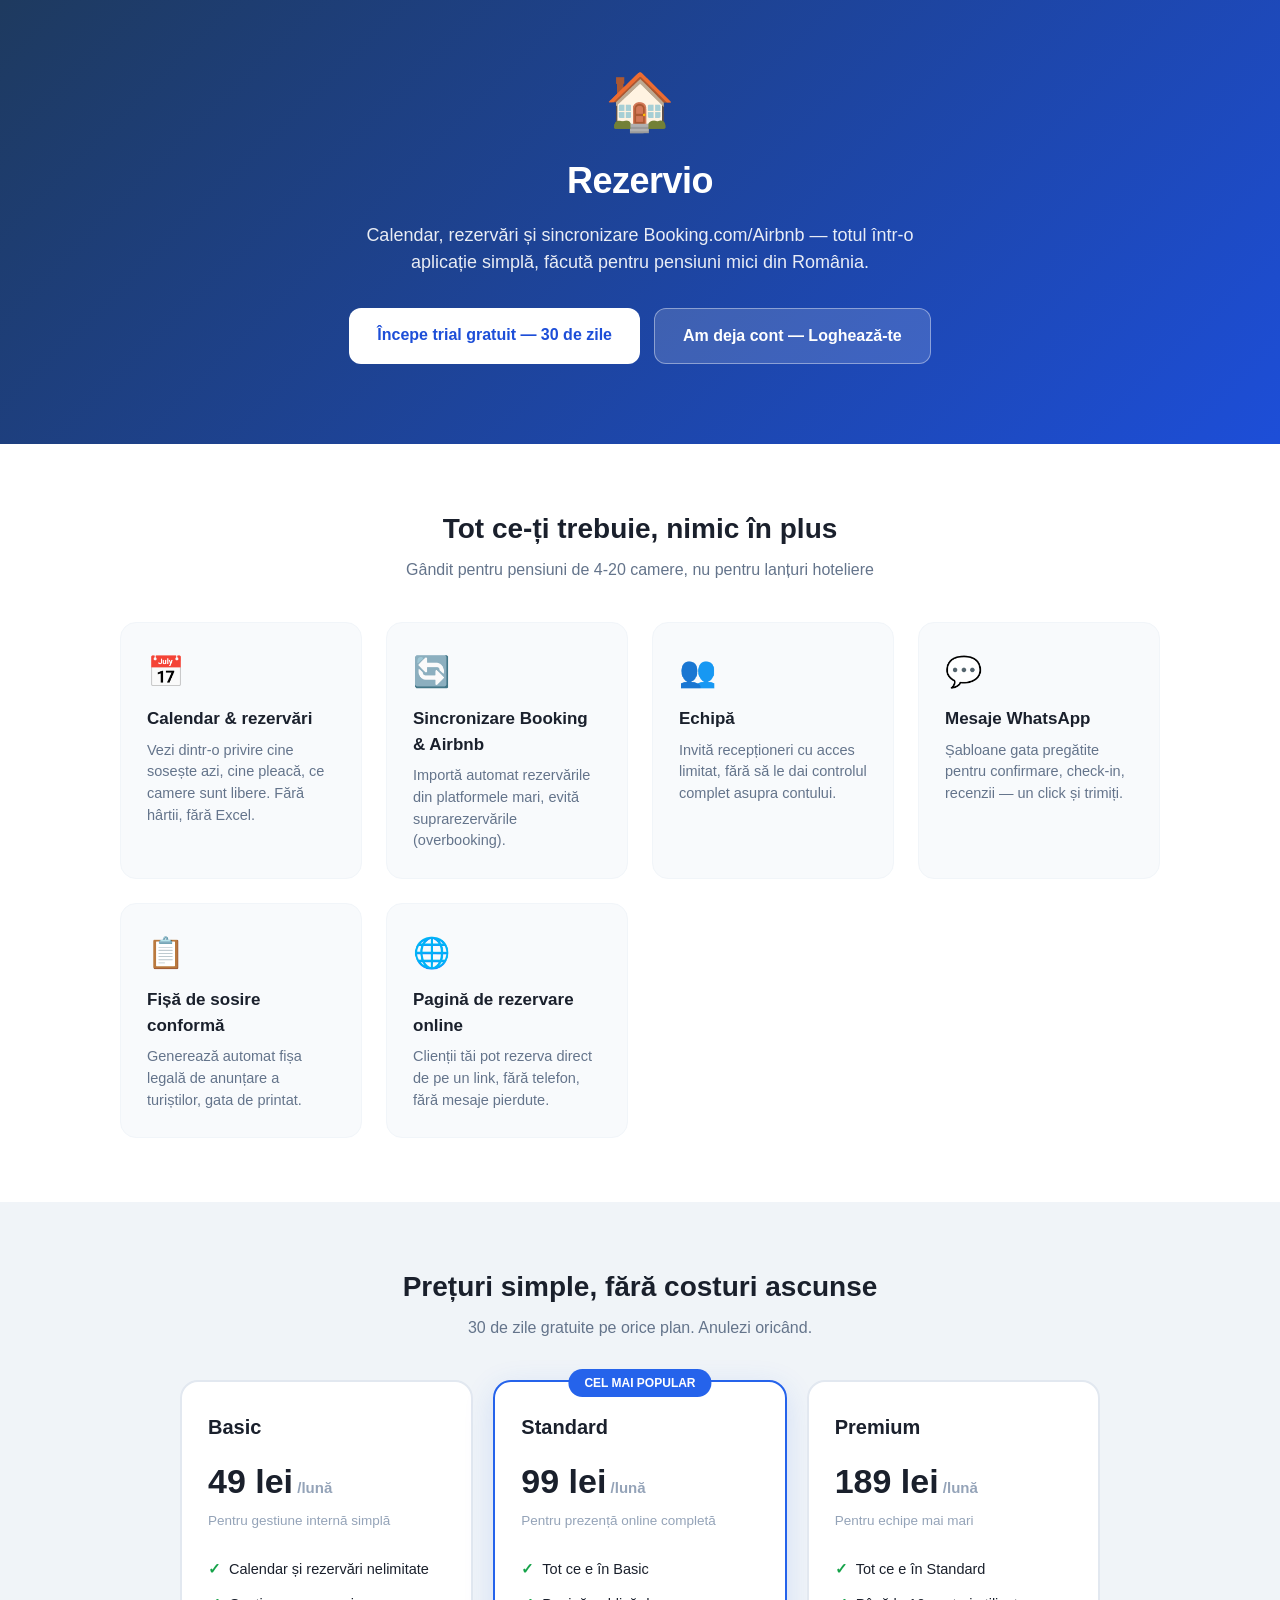
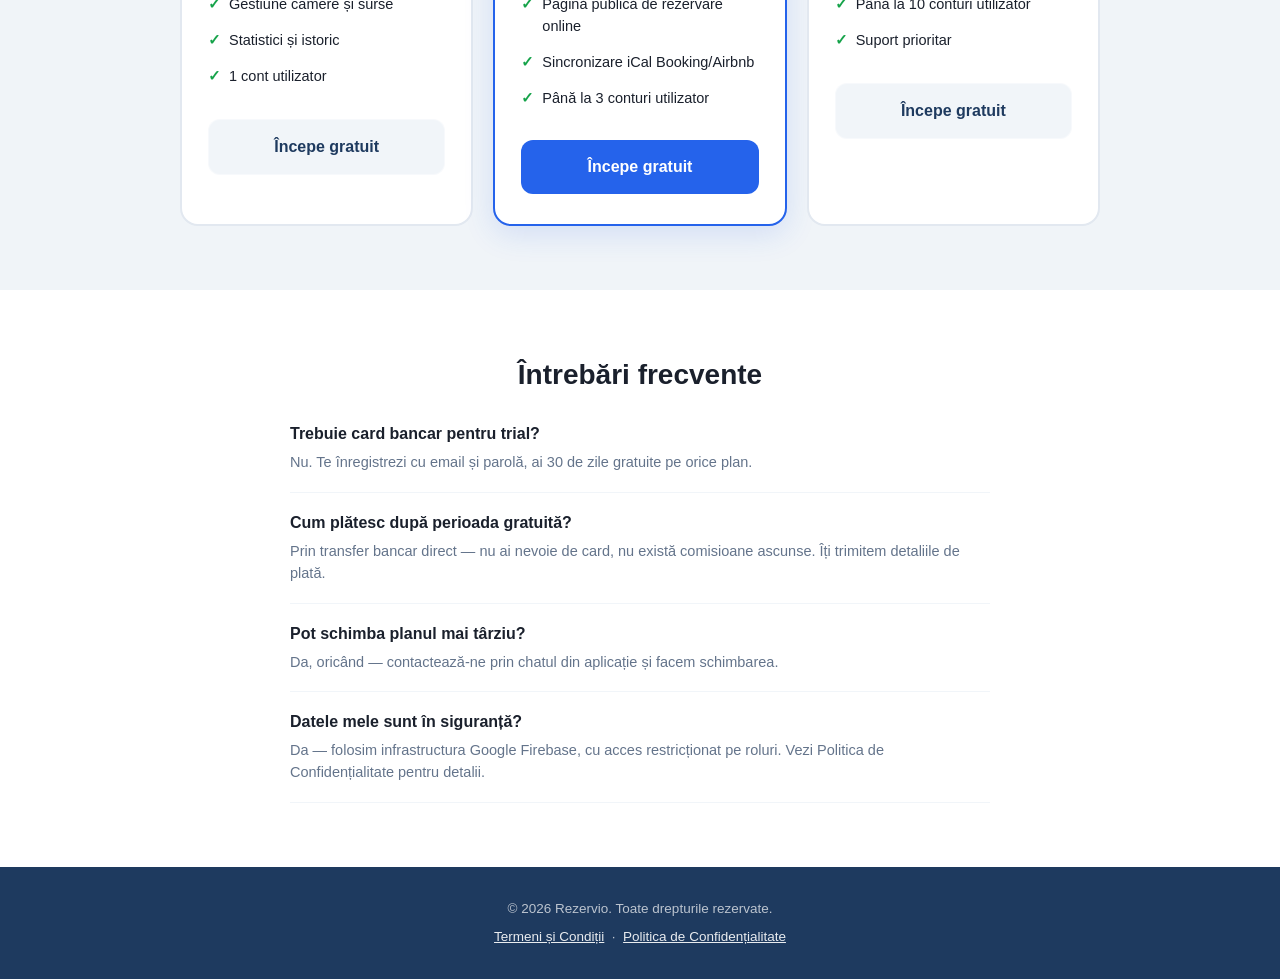
<file: index.html>
<!DOCTYPE html>
<html lang="ro">
<head>
  <meta charset="UTF-8">
  <meta name="viewport" content="width=device-width, initial-scale=1.0">
  <title>Rezervio — Gestiune rezervări pentru pensiuni mici</title>
  <meta name="description" content="Calendar, rezervări, sincronizare Booking.com și Airbnb — totul într-o aplicație simplă, făcută pentru pensiuni mici din România.">
  <link rel="icon" href="data:image/svg+xml,<svg xmlns='http://www.w3.org/2000/svg' viewBox='0 0 100 100'><text y='75' font-size='75'>🏠</text></svg>">
  <style>
    * { margin: 0; padding: 0; box-sizing: border-box; }
    body { font-family: -apple-system, BlinkMacSystemFont, 'Segoe UI', Roboto, sans-serif; color: #1a202c; line-height: 1.5; }
    .wrap { max-width: 1080px; margin: 0 auto; padding: 0 20px; }
    a { color: inherit; }

    .hero { background: linear-gradient(135deg, #1e3a5f, #1d4ed8); color: #fff; padding: 60px 20px 80px; text-align: center; }
    .hero-logo { font-size: 56px; margin-bottom: 10px; }
    .hero h1 { font-size: 36px; font-weight: 800; margin-bottom: 14px; letter-spacing: -0.5px; }
    .hero p { font-size: 18px; opacity: 0.9; max-width: 560px; margin: 0 auto 32px; }
    .hero-cta { display: flex; gap: 14px; justify-content: center; flex-wrap: wrap; }
    .btn { padding: 15px 28px; border-radius: 12px; font-weight: 700; font-size: 16px; text-decoration: none; display: inline-block; cursor: pointer; border: none; }
    .btn-primary { background: #fff; color: #1d4ed8; }
    .btn-secondary { background: rgba(255,255,255,.15); color: #fff; border: 1.5px solid rgba(255,255,255,.4); }

    section { padding: 64px 20px; }
    .section-title { text-align: center; font-size: 28px; font-weight: 800; margin-bottom: 8px; }
    .section-sub { text-align: center; color: #64748b; font-size: 16px; margin-bottom: 40px; }

    .features { display: grid; grid-template-columns: repeat(auto-fit, minmax(240px, 1fr)); gap: 24px; }
    .feature { background: #f8fafc; border-radius: 16px; padding: 26px; border: 1.5px solid #f1f5f9; }
    .feature-icon { font-size: 30px; margin-bottom: 12px; }
    .feature h3 { font-size: 17px; font-weight: 700; margin-bottom: 8px; }
    .feature p { font-size: 14.5px; color: #64748b; }

    .pricing-bg { background: #f0f4f8; }
    .plans { display: grid; grid-template-columns: repeat(auto-fit, minmax(260px, 1fr)); gap: 20px; max-width: 920px; margin: 0 auto; }
    .plan { background: #fff; border-radius: 18px; padding: 30px 26px; border: 2px solid #e2e8f0; position: relative; }
    .plan.featured { border-color: #2563eb; box-shadow: 0 8px 30px rgba(37,99,235,.15); }
    .plan-badge { position: absolute; top: -13px; left: 50%; transform: translateX(-50%); background: #2563eb; color: #fff; font-size: 12px; font-weight: 800; padding: 5px 16px; border-radius: 20px; white-space: nowrap; }
    .plan h3 { font-size: 20px; font-weight: 800; margin-bottom: 6px; }
    .plan-price { font-size: 34px; font-weight: 800; margin: 14px 0 4px; }
    .plan-price span { font-size: 15px; font-weight: 600; color: #94a3b8; }
    .plan-desc { font-size: 13.5px; color: #94a3b8; margin-bottom: 20px; }
    .plan ul { list-style: none; margin-bottom: 24px; }
    .plan li { font-size: 14.5px; padding: 7px 0; display: flex; gap: 8px; align-items: flex-start; }
    .plan li:before { content: "✓"; color: #16a34a; font-weight: 800; flex-shrink: 0; }
    .plan .btn { width: 100%; text-align: center; }

    .faq-item { border-bottom: 1px solid #f1f5f9; padding: 18px 0; max-width: 700px; margin: 0 auto; }
    .faq-item h4 { font-size: 16px; font-weight: 700; margin-bottom: 6px; }
    .faq-item p { font-size: 14.5px; color: #64748b; }

    footer { background: #1e3a5f; color: rgba(255,255,255,.7); padding: 32px 20px; text-align: center; font-size: 13.5px; }
    footer a { color: rgba(255,255,255,.9); text-decoration: underline; cursor: pointer; }

    .modal-ov { display: none; position: fixed; inset: 0; background: rgba(0,0,0,.5); z-index: 300; align-items: center; justify-content: center; padding: 20px; }
    .modal-box { background: #fff; border-radius: 16px; max-width: 520px; width: 100%; max-height: 80vh; display: flex; flex-direction: column; color: #1a202c; text-align: left; }
    .modal-hdr { padding: 18px 20px; border-bottom: 1px solid #f1f5f9; display: flex; align-items: center; justify-content: space-between; }
    .modal-body { padding: 20px; overflow-y: auto; font-size: 13.5px; line-height: 1.6; color: #374151; }
    .modal-body p { margin-bottom: 12px; }

    @media (max-width: 640px) {
      .hero h1 { font-size: 28px; }
      section { padding: 44px 16px; }
    }
  </style>
</head>
<body>

  <div class="hero">
    <div class="hero-logo">🏠</div>
    <h1>Rezervio</h1>
    <p>Calendar, rezervări și sincronizare Booking.com/Airbnb — totul într-o aplicație simplă, făcută pentru pensiuni mici din România.</p>
    <div class="hero-cta">
      <a href="app.html" class="btn btn-primary">Începe trial gratuit — 30 de zile</a>
      <a href="app.html" class="btn btn-secondary">Am deja cont — Loghează-te</a>
    </div>
  </div>

  <section>
    <div class="wrap">
      <div class="section-title">Tot ce-ți trebuie, nimic în plus</div>
      <div class="section-sub">Gândit pentru pensiuni de 4-20 camere, nu pentru lanțuri hoteliere</div>
      <div class="features">
        <div class="feature">
          <div class="feature-icon">📅</div>
          <h3>Calendar &amp; rezervări</h3>
          <p>Vezi dintr-o privire cine sosește azi, cine pleacă, ce camere sunt libere. Fără hârtii, fără Excel.</p>
        </div>
        <div class="feature">
          <div class="feature-icon">🔄</div>
          <h3>Sincronizare Booking &amp; Airbnb</h3>
          <p>Importă automat rezervările din platformele mari, evită suprarezervările (overbooking).</p>
        </div>
        <div class="feature">
          <div class="feature-icon">👥</div>
          <h3>Echipă</h3>
          <p>Invită recepționeri cu acces limitat, fără să le dai controlul complet asupra contului.</p>
        </div>
        <div class="feature">
          <div class="feature-icon">💬</div>
          <h3>Mesaje WhatsApp</h3>
          <p>Șabloane gata pregătite pentru confirmare, check-in, recenzii — un click și trimiți.</p>
        </div>
        <div class="feature">
          <div class="feature-icon">📋</div>
          <h3>Fișă de sosire conformă</h3>
          <p>Generează automat fișa legală de anunțare a turiștilor, gata de printat.</p>
        </div>
        <div class="feature">
          <div class="feature-icon">🌐</div>
          <h3>Pagină de rezervare online</h3>
          <p>Clienții tăi pot rezerva direct de pe un link, fără telefon, fără mesaje pierdute.</p>
        </div>
      </div>
    </div>
  </section>

  <section class="pricing-bg">
    <div class="wrap">
      <div class="section-title">Prețuri simple, fără costuri ascunse</div>
      <div class="section-sub">30 de zile gratuite pe orice plan. Anulezi oricând.</div>
      <div class="plans">
        <div class="plan">
          <h3>Basic</h3>
          <div class="plan-price">49 lei<span> /lună</span></div>
          <div class="plan-desc">Pentru gestiune internă simplă</div>
          <ul>
            <li>Calendar și rezervări nelimitate</li>
            <li>Gestiune camere și surse</li>
            <li>Statistici și istoric</li>
            <li>1 cont utilizator</li>
          </ul>
          <a href="app.html" class="btn btn-secondary" style="background:#f1f5f9;color:#1e3a5f;">Începe gratuit</a>
        </div>
        <div class="plan featured">
          <div class="plan-badge">CEL MAI POPULAR</div>
          <h3>Standard</h3>
          <div class="plan-price">99 lei<span> /lună</span></div>
          <div class="plan-desc">Pentru prezență online completă</div>
          <ul>
            <li>Tot ce e în Basic</li>
            <li>Pagină publică de rezervare online</li>
            <li>Sincronizare iCal Booking/Airbnb</li>
            <li>Până la 3 conturi utilizator</li>
          </ul>
          <a href="app.html" class="btn btn-primary" style="background:#2563eb;color:#fff;">Începe gratuit</a>
        </div>
        <div class="plan">
          <h3>Premium</h3>
          <div class="plan-price">189 lei<span> /lună</span></div>
          <div class="plan-desc">Pentru echipe mai mari</div>
          <ul>
            <li>Tot ce e în Standard</li>
            <li>Până la 10 conturi utilizator</li>
            <li>Suport prioritar</li>
          </ul>
          <a href="app.html" class="btn btn-secondary" style="background:#f1f5f9;color:#1e3a5f;">Începe gratuit</a>
        </div>
      </div>
    </div>
  </section>

  <section>
    <div class="wrap">
      <div class="section-title">Întrebări frecvente</div>
      <div class="faq-item">
        <h4>Trebuie card bancar pentru trial?</h4>
        <p>Nu. Te înregistrezi cu email și parolă, ai 30 de zile gratuite pe orice plan.</p>
      </div>
      <div class="faq-item">
        <h4>Cum plătesc după perioada gratuită?</h4>
        <p>Prin transfer bancar direct — nu ai nevoie de card, nu există comisioane ascunse. Îți trimitem detaliile de plată.</p>
      </div>
      <div class="faq-item">
        <h4>Pot schimba planul mai târziu?</h4>
        <p>Da, oricând — contactează-ne prin chatul din aplicație și facem schimbarea.</p>
      </div>
      <div class="faq-item">
        <h4>Datele mele sunt în siguranță?</h4>
        <p>Da — folosim infrastructura Google Firebase, cu acces restricționat pe roluri. Vezi <a onclick="document.getElementById('privacy-modal').style.display='flex'">Politica de Confidențialitate</a> pentru detalii.</p>
      </div>
    </div>
  </section>

  <footer>
    <div>© 2026 Rezervio. Toate drepturile rezervate.</div>
    <div style="margin-top:8px;">
      <a onclick="document.getElementById('terms-modal').style.display='flex'">Termeni și Condiții</a>
      &nbsp;·&nbsp;
      <a onclick="document.getElementById('privacy-modal').style.display='flex'">Politica de Confidențialitate</a>
    </div>
  </footer>

  <div id="terms-modal" class="modal-ov">
    <div class="modal-box">
      <div class="modal-hdr">
        <strong style="font-size:17px;">Termeni și Condiții</strong>
        <button onclick="document.getElementById('terms-modal').style.display='none'" style="background:none;border:none;font-size:20px;cursor:pointer;color:#64748b;">&times;</button>
      </div>
      <div class="modal-body">
        <p><strong>1. Obiectul contractului</strong><br>Rezervio este o platformă software-as-a-service (SaaS) pentru gestiunea rezervărilor în structuri de primire turistică mici (pensiuni).</p>
        <p><strong>2. Planuri și abonament</strong><br>Rezervio oferă 3 planuri (Basic, Standard, Premium). Perioada inițială de 30 de zile este gratuită. După expirare, continuarea folosirii necesită plata abonamentului conform planului ales.</p>
        <p><strong>3. Răspunderea Clientului</strong><br>Clientul este singurul răspunzător de acuratețea datelor introduse (rezervări, date turiști, prețuri).</p>
        <p><strong>4. Disponibilitate</strong><br>Operatorul depune eforturi rezonabile pentru disponibilitate, dar nu garantează funcționare neîntreruptă 100%.</p>
        <p><strong>5. Încetarea contului</strong><br>Clientul poate solicita oricând ștergerea contului și a datelor asociate.</p>
        <p style="color:#94a3b8;font-size:12px;">Ultima actualizare: August 2026.</p>
      </div>
    </div>
  </div>

  <div id="privacy-modal" class="modal-ov">
    <div class="modal-box">
      <div class="modal-hdr">
        <strong style="font-size:17px;">Politica de Confidențialitate</strong>
        <button onclick="document.getElementById('privacy-modal').style.display='none'" style="background:none;border:none;font-size:20px;cursor:pointer;color:#64748b;">&times;</button>
      </div>
      <div class="modal-body">
        <p><strong>1. Ce date colectăm</strong><br>Email și parolă, numele pensiunii, date de facturare (dacă sunt introduse), și datele rezervărilor introduse de Client.</p>
        <p><strong>2. Scopul colectării</strong><br>Exclusiv pentru funcționarea aplicației. Nu vindem și nu închiriem datele către terți.</p>
        <p><strong>3. Stocare și securitate</strong><br>Datele sunt stocate pe infrastructura Firebase (Google Cloud), cu acces restricționat pe rol.</p>
        <p><strong>4. Drepturile tale (GDPR)</strong><br>Ai dreptul de acces, rectificare, ștergere și portabilitate a datelor. Contactează suportul din aplicație pentru orice cerere.</p>
        <p style="color:#94a3b8;font-size:12px;">Ultima actualizare: August 2026.</p>
      </div>
    </div>
  </div>

  <script>
    document.querySelectorAll('.modal-ov').forEach(function(m) {
      m.addEventListener('click', function(e) { if (e.target === m) m.style.display = 'none'; });
    });
  </script>
</body>
</html>
</file>
